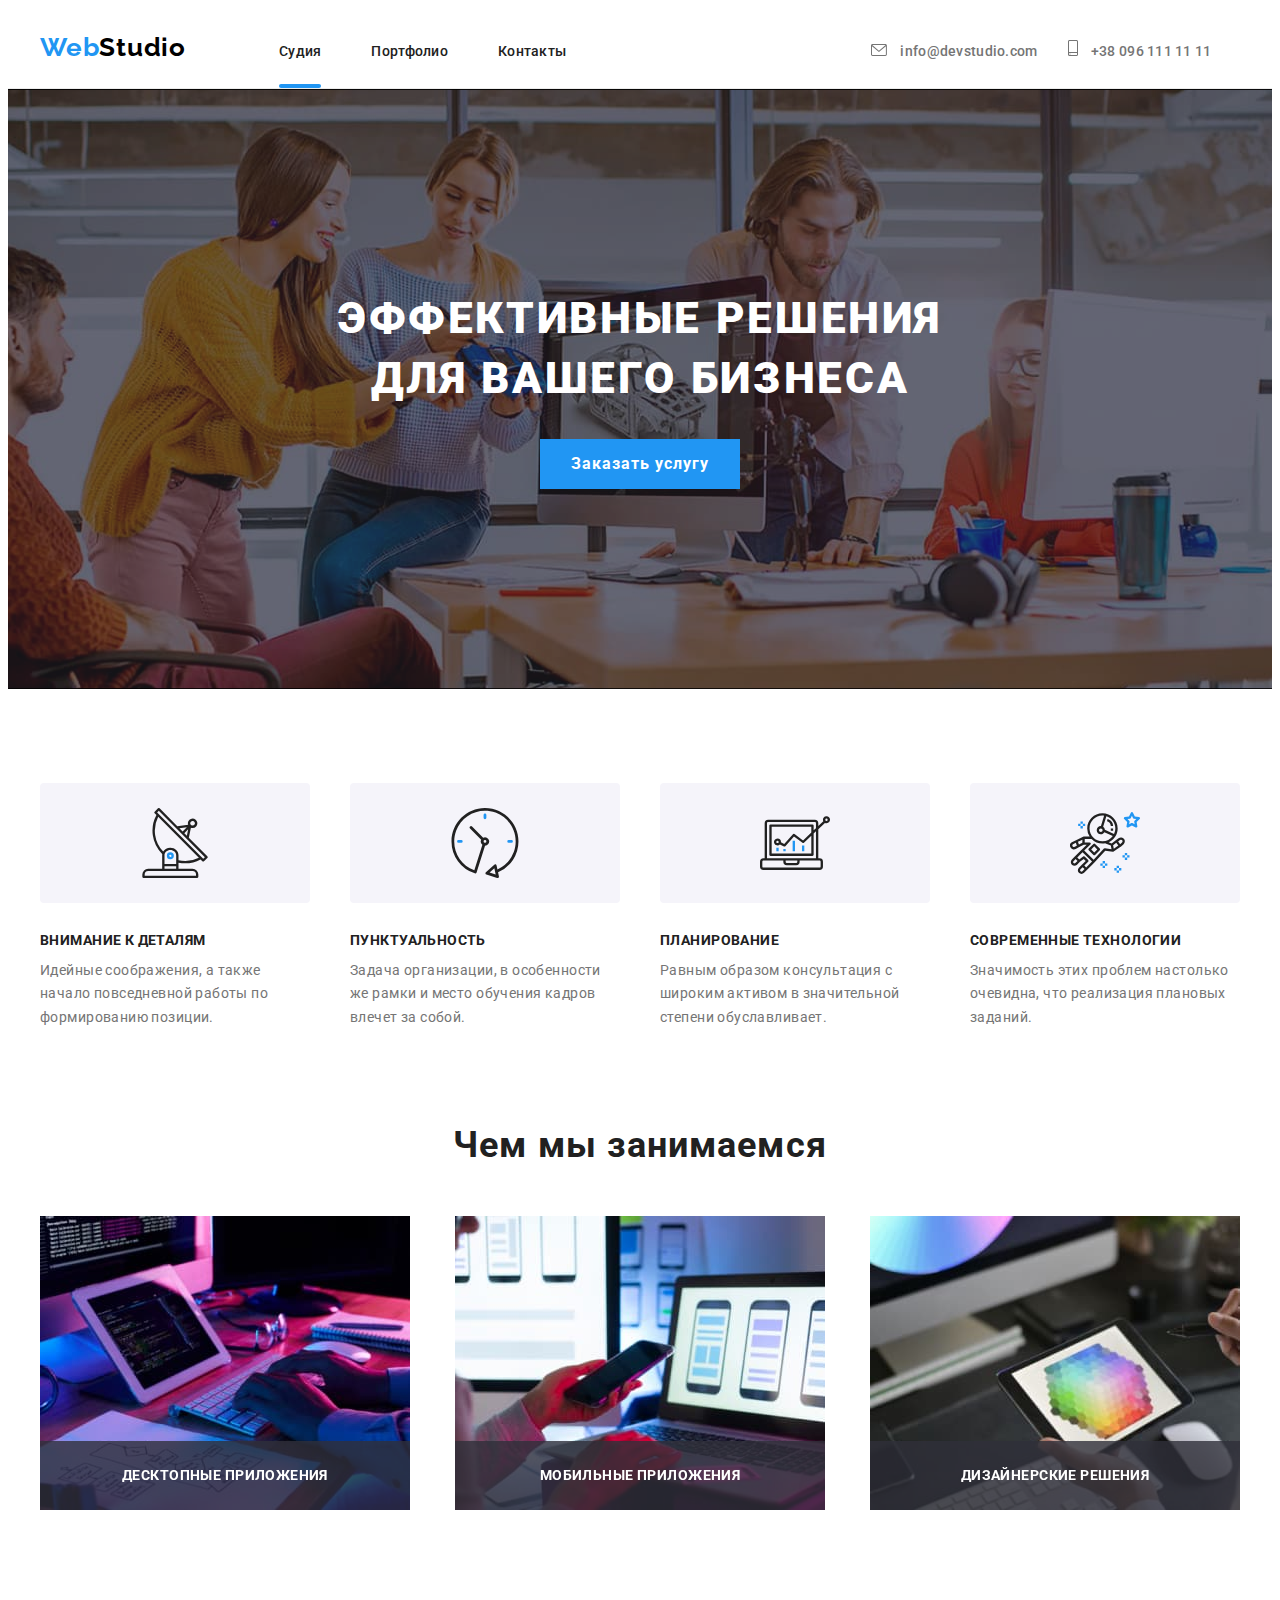
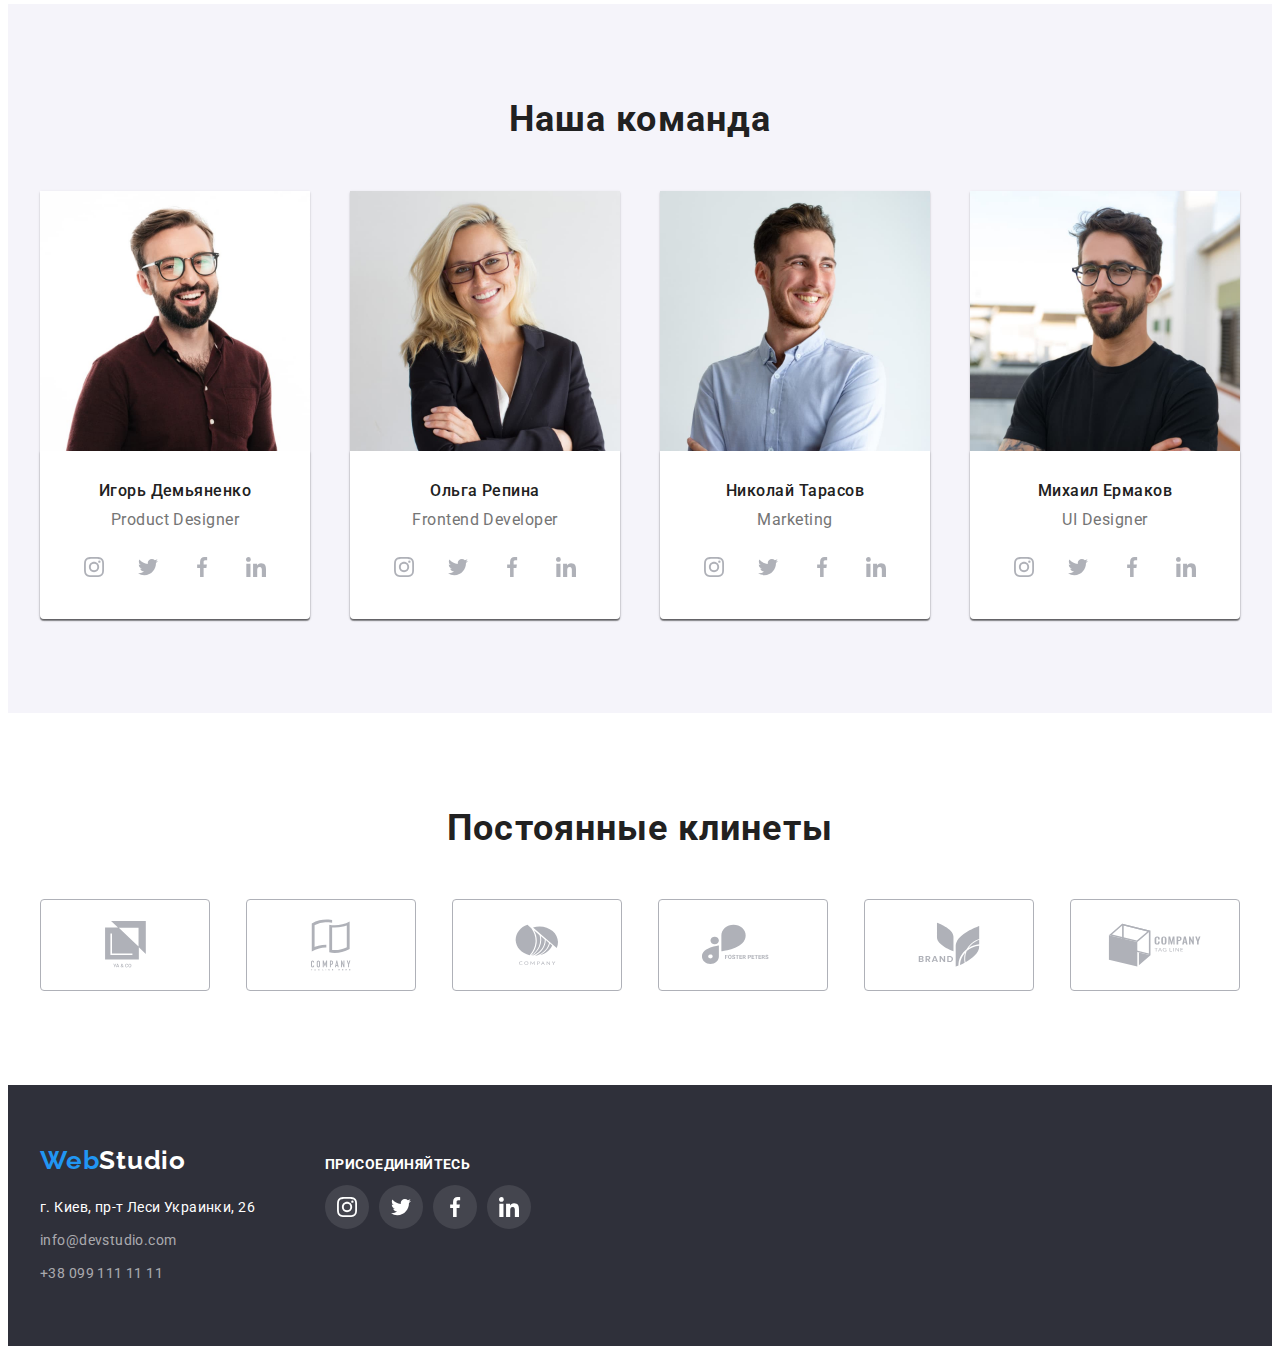
<file: index.html>
<!DOCTYPE html>
<html lang="ru">
  <head>
    <meta charset="UTF-8" />
    <meta http-equiv="X-UA-Compatible" content="IE=edge" />
    <meta name="viewport" content="width=device-width, initial-scale=1.0" />
    <title>Студия</title>
    <link rel="preconnect" href="https://fonts.googleapis.com"/>
    <link rel="preconnect" href="https://fonts.gstatic.com" crossorigin/>
    <link
      href="https://fonts.googleapis.com/css2?family=Raleway:wght@700&family=Roboto:wght@400;500;700;900&display=swap"
      rel="stylesheet"/>
    <link
      rel="stylesheet"
      href="https://cdnjs.cloudflare.com/ajax/libs/modern-normalize/1.1.0/modern-normalize.min.css"
      integrity="sha512-wpPYUAdjBVSE4KJnH1VR1HeZfpl1ub8YT/NKx4PuQ5NmX2tKuGu6U/JRp5y+Y8XG2tV+wKQpNHVUX03MfMFn9Q=="
      crossorigin="anonymous"
      referrerpolicy="no-referrer"/>
    <link href="./css/style.css" rel="stylesheet"/>
  </head>
  <body>
    <header>
      <div class="container">
        <div class="header-content">
        <a
          href="./index.html"
          rel="noopener nofollow noreferrer"
          class="logo"
          ><span>Web</span>Studio</a>

<!----------------------HEADER-NAVIGATION---------------->
        <nav class="nav">
          <ul class="nav-list">
            
            <li class="nav-list-item">
              <a href="./index.html" rel="noopener nofollow norefefrer" class="nav-list-link opened">Судия</a>
            </li>
            
            
            <li class="nav-list-item">
              <a href="./portfolio.html" rel="noopener nofollow norefefrer" class="nav-list-link">Портфолио</a>
            </li>
            
            
            <li class="nav-list-item">
              <a href="" class="nav-list-link">Контакты</a>
            </li>
          
          </ul>
        </nav>
        
        <div class="contact">
          <ul class="contact-list">
            <li class="contact-list-item">
                <a href="mailto:info@devstudio.com" class="contact-email">
                <svg class="icon-envelop" width="16px" height="12px">
                  <use href="./images/icons.svg#icon-envelope">
                  </use>
                </svg>
                info@devstudio.com</a>              
              </li>
            
            
            <li class="contact-list-item">
              <a href="tel:+380961111111" class="contact-tel">
                <svg class="icon-smartphone" width="10px" height="16px">
                  <use href="./images/icons.svg#icon-smartphone">
                  </use>
                </svg>
                +38 096 111 11 11</a>
            </li>
          </ul>
        </div>
        </div>
      </div>
    </header>

    <main>
      
      
<!------------------HERO-SECTION------------------->
     
      <section class="hero">

        <div class="container-hero-title">
          <h1 class="hero-title">Эффективные решения для вашего бизнеса</h1>
        </div>
 
        <div class="container-hero-btn">
            <button type="button" class="hero-btn" data-modal-open>Заказать услугу</button>
        </div>

<!----------------MODAL-WINDOW---------------------->

        <div class="backdrop is-hidden" data-modal>
          <div class="modal">
            <button type="button" class="close-modal-btn" data-modal-close>
                 <svg class="close-icon" width="11px" height="11px">
                   <use href="./images/close-icon-opt.svg#icon-close-icon-opt"></use>
                 </svg>            
            </button>
          </div>
        </div>

      </section>
      
      
      
<!----------------ADVANTAGE-SECTION--------------------->

      <section class="advantage">
        <div class="container">
          <h2 hidden>Скрытый заголовок</h2>
          <ul class="advantage-list">
            
            <li class="advantage-list-item">
              <div class="icon-adv-area">
                <svg width="70px" height="70px">
                  <use href="./images/icons.svg#icon-antenna">
                  </use>
                </svg>
              </div>
              <h3 class="adv-item-title">Внимание к деталям</h3>
              <p class="adv-item-description">
                Идейные соображения, а также начало повседневной работы по
                формированию позиции.
              </p>
            </li>
            
            <li class="advantage-list-item">
              <div class="icon-adv-area">
                <svg width="70px" height="70px">
                  <use href="./images/icons.svg#icon-clock">
                  </use>
                </svg>
              </div>
                <h3 class="adv-item-title">Пунктуальность</h3>
                <p class="adv-item-description">
                  Задача организации, в особенности же рамки и место обучения
                  кадров влечет за собой.
                </p>
            </li>


            <li class="advantage-list-item">
              <div class="icon-adv-area">
                <svg width="70px" height="70px">
                  <use href="./images/icons.svg#icon-diagram">
                  </use>
                </svg>
              </div>
                <h3 class="adv-item-title">Планирование</h3>
                <p class="adv-item-description">
                  Равным образом консультация с широким активом в значительной
                  степени обуславливает.
                </p>
            </li>


            <li class="advantage-list-item">
              <div class="icon-adv-area">
                <svg width="70px" height="70px">
                  <use href="./images/icons.svg#icon-astronaut">
                  </use>
                </svg>
              </div>
                <h3 class="adv-item-title">Современные технологии</h3>
                <p class="adv-item-description">
                  Значимость этих проблем настолько очевидна, что реализация
                  плановых заданий.
                </p>
            </li>
          </ul>
        </div>
      </section>


<!-----------------SERICES-SECTION----------------->
      

      <section class="service">
          <div class="container">
              <h2 class="service-title">Чем мы занимаемся</h2>
              
              <ul class="service-list">
                
                
                <li class="service-list-item">
                  <img
                    src="./images/architecture-designing.jpg"
                    alt="Планирование архитектуры"
                    width="370"
                  />

                  <div class="label">
                    <p class="label-text">Десктопные приложения</p>
                  </div>
                </li>
                
                
                <li class="service-list-item">
                  <img
                    src="./images/mobile-adaptivity.jpg"
                    alt="Фото с мобильным"
                    width="370"
                  />
                  <div class="label">
                    <p class="label-text">Мобильные приложения</p>
                  </div>
                </li>
                
                
                <li class="service-list-item">
                  <img
                    src="./images/laptop-support.jpg"
                    alt="Фото с планшетом"
                    width="370"
                  />
                  <div class="label">
                    <p class="label-text">Дизайнерские решения</p>
                  </div>
                </li>
              
              </ul>
          </div>
      </section>


      <!------------------TEAM-SECTION---------------->


    <section class="team">
    <div class="container">
        <h2 class="team-title">Наша команда</h2>
        <div class="team-list-container">
          
          <ul class="team-list">
            <li class="team-list-item">
              <img
                src="./images/team/team-ihor-demianenko.jpg"
                alt="Игорь Демьяненко"
                width="270"/>
                <div class="team-item-descr">
                  <h3 class="team-item-name">Игорь Демьяненко</h3>
                  <p class="team-item-role">Product Designer</p>
                  
                  <div class="social-nets-block">
                    <ul class="nets-list">
                      
                      <li class="nets-list-item">
                        <a href="" class="net-icon-link">
                        <div class="net-icon-thumb">
                          <svg class="net-icon" width="20px" height="20px">
                            <use href="./images/icons.svg#icon-instagram"></use>
                          </svg>
                        </div>
                        </a>
                      </li>

                      <li class="nets-list-item">
                        <a href="" class="net-icon-link">
                        <div class="net-icon-thumb">
                          <svg class="net-icon" width="20px" height="20px">
                            <use href="./images/icons.svg#icon-twitter"></use>
                          </svg>
                        </div>
                        </a>
                      </li>

                      <li class="nets-list-item">
                        <a href="" class="net-icon-link">
                        <div class="net-icon-thumb">
                          <svg class="net-icon" width="20px" height="20px">
                            <use href="./images/icons.svg#icon-facebook"></use>
                          </svg>
                        </div>
                        </a>
                      </li>

                      <li class="nets-list-item">
                        <a href="" class="net-icon-link">
                        <div class="net-icon-thumb">
                          <svg class="net-icon" width="20px" height="20px">
                            <use href="./images/icons.svg#icon-linkedin"></use>
                          </svg>
                        </div>
                        </a>
                      </li>
                    
                    
                    
                    </ul>
                  </div>
                </div>
            </li>
            
            
            
            <li class="team-list-item">
              <img
                src="./images/team/team-olha-repina.jpg"
                alt="Ольга Репина"
                width="270"
              />
            <div class="team-item-descr">
              <h3 class="team-item-name">Ольга Репина</h3>
              <p class="team-item-role">Frontend Developer</p>
              <div class="social-nets-block">
                <ul class="nets-list">
                  
                  <li class="nets-list-item">
                    <a href="" class="net-icon-link">
                    <div class="net-icon-thumb">
                      <svg class="net-icon" width="20px" height="20px">
                        <use href="./images/icons.svg#icon-instagram"></use>
                      </svg>
                    </div>
                    </a>
                  </li>

                  <li class="nets-list-item">
                    <a href="" class="net-icon-link">
                    <div class="net-icon-thumb">
                      <svg class="net-icon" width="20px" height="20px">
                        <use href="./images/icons.svg#icon-twitter"></use>
                      </svg>
                    </div>
                    </a>
                  </li>

                  <li class="nets-list-item">
                    <a href="" class="net-icon-link">
                    <div class="net-icon-thumb">
                      <svg class="net-icon" width="20px" height="20px">
                        <use href="./images/icons.svg#icon-facebook"></use>
                      </svg>
                    </div>
                    </a>
                  </li>

                  <li class="nets-list-item">
                    <a href="" class="net-icon-link">
                    <div class="net-icon-thumb">
                      <svg class="net-icon" width="20px" height="20px">
                        <use href="./images/icons.svg#icon-linkedin"></use>
                      </svg>
                    </div>
                    </a>
                  </li>               
                </ul>
              </div>
           </div>
            </li>
            
            
            
            <li class="team-list-item">
              <img
                src="./images/team/team-nikolay-tarasov.jpg"
                alt="Николай Тарасов"
                width="270"
              />
            <div class="team-item-descr">
              <h3 class="team-item-name">Николай Тарасов</h3>
              <p class="team-item-role">Marketing</p>

              <div class="social-nets-block">
                <ul class="nets-list">
                  
                  <li class="nets-list-item">
                    <a href="" class="net-icon-link">
                    <div class="net-icon-thumb">
                      <svg class="net-icon" width="20px" height="20px">
                        <use href="./images/icons.svg#icon-instagram"></use>
                      </svg>
                    </div>
                    </a>
                  </li>

                  <li class="nets-list-item">
                    <a href="" class="net-icon-link">
                    <div class="net-icon-thumb">
                      <svg class="net-icon" width="20px" height="20px">
                        <use href="./images/icons.svg#icon-twitter"></use>
                      </svg>
                    </div>
                    </a>
                  </li>

                  <li class="nets-list-item">
                    <a href="" class="net-icon-link">
                    <div class="net-icon-thumb">
                      <svg class="net-icon" width="20px" height="20px">
                        <use href="./images/icons.svg#icon-facebook"></use>
                      </svg>
                    </div>
                    </a>
                  </li>

                  <li class="nets-list-item">
                    <a href="" class="net-icon-link">
                    <div class="net-icon-thumb">
                      <svg class="net-icon" width="20px" height="20px">
                        <use href="./images/icons.svg#icon-linkedin"></use>
                      </svg>
                    </div>
                    </a>
                  </li>
               </ul>
              </div>
            </div>
            </li>


            <li class="team-list-item">
              <img
                src="./images/team/team-mikhail-ermakov.jpg"
                alt="Михаил Ермаков"
                width="270"
              />
              <div class="team-item-descr">
                <h3 class="team-item-name">Михаил Ермаков</h3>
                <p class="team-item-role">UI Designer</p>
                <div class="social-nets-block">
                  <ul class="nets-list">
                    
                    <li class="nets-list-item">
                      <a href="" class="net-icon-link">
                      <div class="net-icon-thumb">
                        <svg class="net-icon" width="20px" height="20px">
                          <use href="./images/icons.svg#icon-instagram"></use>
                        </svg>
                      </div>
                      </a>
                    </li>

                    <li class="nets-list-item">
                      <a href="" class="net-icon-link">
                      <div class="net-icon-thumb">
                        <svg class="net-icon" width="20px" height="20px">
                          <use href="./images/icons.svg#icon-twitter"></use>
                        </svg>
                      </div>
                      </a>
                    </li>

                    <li class="nets-list-item">
                      <a href="" class="net-icon-link">
                      <div class="net-icon-thumb">
                        <svg class="net-icon" width="20px" height="20px">
                          <use href="./images/icons.svg#icon-facebook"></use>
                        </svg>
                      </div>
                      </a>
                    </li>

                    <li class="nets-list-item">
                      <a href="" class="net-icon-link">
                      <div class="net-icon-thumb">
                        <svg class="net-icon" width="20px" height="20px">
                          <use href="./images/icons.svg#icon-linkedin"></use>
                        </svg>
                      </div>
                      </a>
                    </li>
                  </ul>
                </div>
              </div>
             </li>
          </ul>
        </div>
    </div>
    </section>


    <!--------------------CLIENTS-SECTION----------------->
    <section class="clients">
      <div class="container">
        <p class="clients-title">Постоянные клинеты</p>
        <ul class="clients-list">
 
          <li class="cliets-list-item">   
            <a href="" target="_blank" rel="noreferrer noopener nofollow" class="client-link">
              <div class="icon-partner-box">
                <svg class="icon-partner" width="41" height="46.7">
                  <use href="./images/icons.svg#icon-partner-logo-1" class="partner-icon-logo">
                  </use>
                </svg>
              </div>
            </a>            
          </li>
          
          
          <li class="cliets-list-item">   
            <a href="" target="_blank" rel="noreferrer noopener nofollow" class="client-link">
              <div class="icon-partner-box">
                <svg class="icon-partner" width="40" height="52">
                  <use href="./images/icons.svg#icon-partner-logo-2" class="partner-icon-logo">
                  </use>
                </svg>
              </div>
            </a>            
          </li>
          
          
          <li class="cliets-list-item">   
            <a href="" target="_blank" rel="noreferrer noopener nofollow" class="client-link">
              <div class="icon-partner-box">
                <svg class="icon-partner" width="43.46" height="41.18">
                  <use href="./images/icons.svg#icon-partner-logo-3" class="partner-icon-logo">
                  </use>
                </svg>
              </div>
            </a>            
          </li>


          <li class="cliets-list-item">   
            <a href="" target="_blank" rel="noreferrer noopener nofollow" class="client-link">
              <div class="icon-partner-box">
                <svg class="icon-partner" width="84.44" height="40.62">
                  <use href="./images/icons.svg#icon-partner-logo-4" class="partner-icon-logo">
                  </use>
                </svg>
              </div>
            </a>            
          </li>
          
          <li class="cliets-list-item">   
            <a href="" target="_blank" rel="noreferrer noopener nofollow" class="client-link">
              <div class="icon-partner-box">
                <svg class="icon-partner" width="62.54" height="45.43">
                  <use href="./images/icons.svg#icon-partner-logo-5" class="partner-icon-logo">
                  </use>
                </svg>
              </div>
            </a>            
          </li>


          <li class="cliets-list-item">   
            <a href="" target="_blank" rel="noreferrer noopener nofollow" class="client-link">
              <div class="icon-partner-box">
                <svg class="icon-partner" width="93.79" height="43.93">
                  <use href="./images/icons.svg#icon-partner-logo-6" class="partner-icon-logo">
                  </use>
                </svg>
              </div>
            </a>            
          </li>
        </ul>


      </div>

    </section>
    </main>

<!---------------------------FOOTER-SECTION---------------->

<footer>
  <div class="container">
    <div class="footer-columns">
      <div class="left-column">
          <div class="footer-logo">
            <a
              href="./index.html"
              rel="noopener nofollow noreferrer"
              class="logo"
              ><span>Web</span><span class="alt-logo-color">Studio</span></a
            >
          </div>


    
          <address>
            <ul class="footer-address">
              <li class="adress-list-item">
                <a
                  href="https://goo.gl/maps/hRLSiNobRwddrWGr8"
                  target="_blank"
                  rel="noopener noindex nofollow"
                  class="footer-address"
                  >г. Киев, пр-т Леси Украинки, 26</a
                >
              </li>
              <li class="adress-list-item">
                <a href="mailto:info@devstudio.com" class="footer-email"
                  >info@devstudio.com</a
                >
              </li>
              <li class="adress-list-item">
                <a href="tel:+380991111111" class="footer-tel">+38 099 111 11 11</a>
              </li>
            </ul>
          </address>
      </div>

      <div class="footer-action-items">
        <p class="call-to-action">Присоединяйтесь</p>
        <div class="footer-nets-block">
          <ul class="footer-nets-list">

            <li class="footer-nets-item">
              <div class="footer-net-icon-thumb">
                <a href="" class="footer-net-link">
                  <div class="footer-net-icon-box">
                  <svg class="footer-net-icon" width="20px" height="20px">
                    <use href="./images/icons.svg#icon-instagram"></use>
                  </svg>
                  </div>
                </a>
              </div>
            </li>

            <li class="footer-nets-item">
              <div class="footer-net-icon-thumb">
                <a href="" class="footer-net-link">
                  <div class="footer-net-icon-box">
                    <svg class="footer-net-icon" width="20px" height="20px">
                    <use href="./images/icons.svg#icon-twitter"></use>
                    </svg>
                  </div>
                </a>
              </div>              
            </li>

            <li class="footer-nets-item">
              <div class="footer-net-icon-thumb">
                <a href="" class="footer-net-link">
                  <div class="footer-net-icon-box">
                    <svg class="footer-net-icon" width="20px" height="20px">
                    <use href="./images/icons.svg#icon-facebook"></use>
                    </svg>
                  </div>
                </a>
              </div>
            </li>            

            <li class="footer-nets-item">
              <div class="footer-net-icon-thumb">
                <a href="" class="footer-net-link">
                  <div class="footer-net-icon-box">
                    <svg class="footer-net-icon" width="20px" height="20px">
                    <use href="./images/icons.svg#icon-linkedin"></use>
                    </svg>
                  </div>
                </a>
              </div>
            </li>

          </ul>


        </div>
      </div>

    </div>

  </div>
</footer>
  <script src="./js/modal.js"></script> 
</body>
</html>
</file>
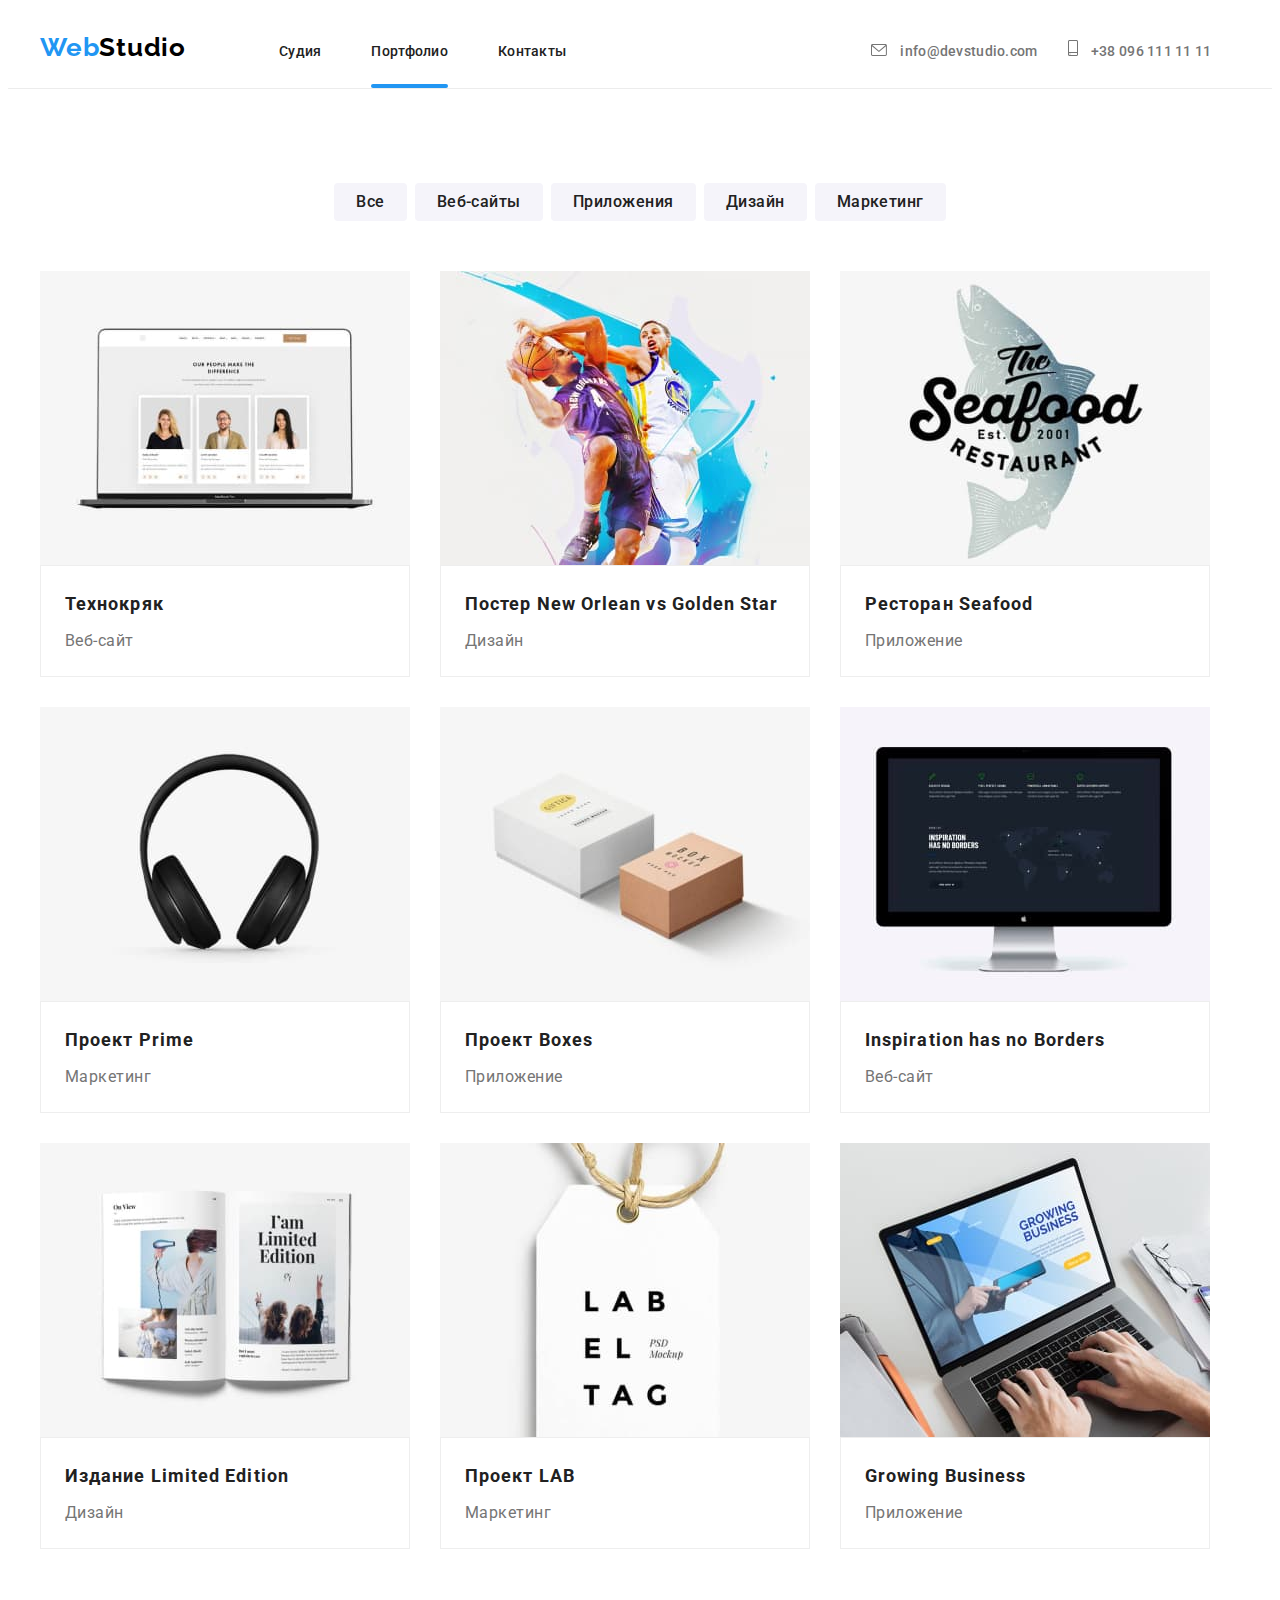
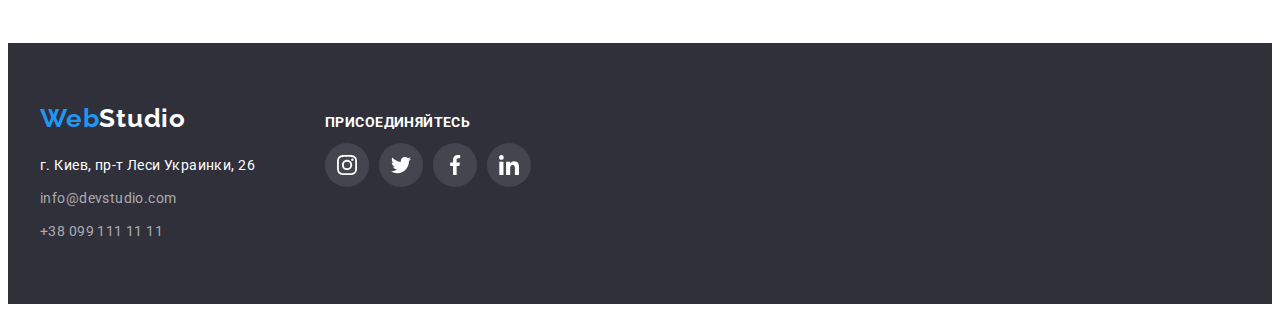
<file: portfolio.html>
<!DOCTYPE html>
<html lang="ru">
<head>
    <meta charset="UTF-8">
    <meta http-equiv="X-UA-Compatible" content="IE=edge">
    <meta name="viewport" content="width=device-width, initial-scale=1.0">
    <title>Portfolio</title>
    <link rel="preconnect" href="https://fonts.googleapis.com">
    <link rel="preconnect" href="https://fonts.gstatic.com" crossorigin>
    <link href="https://fonts.googleapis.com/css2?family=Raleway:wght@700&family=Roboto:wght@400;500;700;900&display=swap" rel="stylesheet">
    <link rel="stylesheet" href="https://cdnjs.cloudflare.com/ajax/libs/modern-normalize/1.1.0/modern-normalize.min.css" integrity="sha512-wpPYUAdjBVSE4KJnH1VR1HeZfpl1ub8YT/NKx4PuQ5NmX2tKuGu6U/JRp5y+Y8XG2tV+wKQpNHVUX03MfMFn9Q==" crossorigin="anonymous" referrerpolicy="no-referrer" />
    <link href="./css/style.css" rel="stylesheet">
</head>

<body>

  <header>
    <div class="container">
      <div class="header-content">
      <a
        href="./index.html"
        rel="noopener nofollow noreferrer"
        class="logo"
        ><span>Web</span>Studio</a
      >
      <nav class="nav">
        <ul class="nav-list">
          <li class="nav-list-item">
            <a
              href="./index.html"
              rel="noopener nofollow norefefrer"
              class="nav-list-link"
              >Судия</a
            >
          </li>
          <li class="nav-list-item">
            <a
              href="./portfolio.html"
              rel="noopener nofollow norefefrer"
              class="nav-list-link opened"
              >Портфолио</a
            >
          </li>
          <li class="nav-list-item">
            <a href="" class="nav-list-link">Контакты</a>
          </li>
        </ul>
      </nav>
      <div class="contact">
        <ul class="contact-list">
          <li class="contact-list-item">
              <a href="mailto:info@devstudio.com" class="contact-email">
              <svg class="icon-envelop" width="16px" height="12px">
                <use href="./images/icons.svg#icon-envelope">
                </use>
              </svg>
              info@devstudio.com</a>              
            </li>
          
          
          <li class="contact-list-item">
            <a href="tel:+380961111111" class="contact-tel">
              <svg class="icon-smartphone" width="10px" height="16px">
                <use href="./images/icons.svg#icon-smartphone">
                </use>
              </svg>
              +38 096 111 11 11</a>
          </li>
        </ul>
      </div>
      </div>
    </div>
  </header>
    <main>
        <h1 hidden>Hidden</h1>


<!------------------PORTFOLIO-SECTION-------------------->
        <section class="portfolio">
        <div class="container">

            
<!------------------PORTFOLIO-FILTRATION---------------->
            <div class="filtr">
                <ul class="filtr-list">
                    <li class="filtr-list-item">
                        <button type="button" class="filtr-btn">Все</button>                            
                    </li>
                    <li class="filtr-list-item">
                        <button type="button" class="filtr-btn">Веб-сайты</button>
                    </li>
                    <li class="filtr-list-item">
                        <button type="button" class="filtr-btn">Приложения</button>
                    </li>
                    <li class="filtr-list-item">
                        <button type="button" class="filtr-btn">Дизайн</button>
                    </li>
                    <li class="filtr-list-item">
                        <button type="button" class="filtr-btn">Маркетинг</button>
                    </li>
                </ul>
            </div>
            
<!------------------------PORTFOLIO-PROJECTS--------------------------------------->
            
            
            <ul class="project-list">
                
                <li class="project-list-item">
                    <article class="project-item">
                        <div class="project-thumb">
                            <div class="project-picture">
                            <img src="./images/project-cards/techno.jpg" alt="Techno" width="370">
                            </div>
                            
                            <div class="project-pic-overlay">
                              <p class="overlay-text">Ресурс предлагает комплексные предложения с разным уровнем функционала и сервисов. Все это позволит посетителю получить исчерпывающие сведения о компании или частном лице.</p>
                            </div>
                        </div>  
                        <div class="project-descr">
                        <h3 class="project-name">Технокряк</h3>
                        <p class="project-category">Веб-сайт</p>
                        </div>
                    </article>                  
                </li>


                
                <li class="project-list-item">
                    <article class="project-item">
                        
                        <div class="project-thumb">
                          <div class="project-picture">
                          <img src="./images/project-cards/poster.jpg" alt="Poster" width="370">
                          </div>
                          
                          <div class="project-pic-overlay">
                            <p class="overlay-text">Ресурс предлагает комплексные предложения с разным уровнем функционала и сервисов. Все это позволит посетителю получить исчерпывающие сведения о компании или частном лице.</p>
                          </div>
                        </div>
                        
                        <div class="project-descr">
                          <h3 class="project-name">Постер New Orlean vs Golden Star</h3>
                          <p class="project-category">Дизайн</p> 
                        </div>
                    
                    </article> 
                </li>
                
                <li class="project-list-item">
                    <article class="project-item">
                        <div class="project-thumb">
                            <div class="project-picture">
                                <img src="./images/project-cards/seafood.jpg" alt="Seafood" width="370">
                            </div>
                            
                            <div class="project-pic-overlay">
                              <p class="overlay-text">Ресурс предлагает комплексные предложения с разным уровнем функционала и сервисов. Все это позволит посетителю получить исчерпывающие сведения о компании или частном лице.</p>
                            </div>
                        </div>   
                      <div class="project-descr">
                          <h3 class="project-name">Ресторан Seafood</h3>
                          <p class="project-category">Приложение</p>
                      </div>
                    </article> 
                </li>
                
                <li class="project-list-item">
                    <article class="project-item">
                        <div class="project-thumb">
                            <div class="project-picture">
                                  <img src="./images/project-cards/prime.jpg" alt="Prime" width="370">
                            </div>
                            
                            <div class="project-pic-overlay">
                              <p class="overlay-text">Ресурс предлагает комплексные предложения с разным уровнем функционала и сервисов. Все это позволит посетителю получить исчерпывающие сведения о компании или частном лице.</p>
                            </div>
                        </div>
                        
                        <div class="project-descr">
                            <h3 class="project-name">Проект Prime</h3>
                            <p class="project-category">Маркетинг</p>
                        </div>
                    </article> 
                </li>
                
                <li class="project-list-item">
                    <article class="project-item">

                        <div class="project-thumb">
                          <div class="project-picture">
                              <img src="./images/project-cards/boxes.jpg" alt="Boxes" width="370">
                          </div>
                          
                          <div class="project-pic-overlay">
                            <p class="overlay-text">Ресурс предлагает комплексные предложения с разным уровнем функционала и сервисов. Все это позволит посетителю получить исчерпывающие сведения о компании или частном лице.</p>
                          </div>
                        </div>

                        <div class="project-descr">
                            <h3 class="project-name">Проект Boxes</h3>
                            <p class="project-category">Приложение</p>
                        </div>
                    </article> 
                </li>
                

                <li class="project-list-item">
                    <article class="project-item">
                        <div class="project-thumb">
                          <div class="project-picture">
                              <img src="./images/project-cards/inspiration.jpg" alt="Inspiration" width="370">
                          </div>

                          <div class="project-pic-overlay">
                            <p class="overlay-text">Ресурс предлагает комплексные предложения с разным уровнем функционала и сервисов. Все это позволит посетителю получить исчерпывающие сведения о компании или частном лице.</p>
                          </div>
                        </div>
                        <div class="project-descr">
                            <h3 class="project-name">Inspiration has no Borders</h3>
                            <p class="project-category">Веб-сайт</p>
                        </div>
                    </article> 
                </li>
                

                <li class="project-list-item">
                    <article class="project-item">
                      <div class="project-thumb">
                        <div class="project-picture">
                            <img src="./images/project-cards/ltd-edition.jpg" alt="LTD Edition" width="370">
                        </div>

                        <div class="project-pic-overlay">
                          <p class="overlay-text">Ресурс предлагает комплексные предложения с разным уровнем функционала и сервисов. Все это позволит посетителю получить исчерпывающие сведения о компании или частном лице.</p>
                        </div>      
                        
                      </div>
                        <div class="project-descr">
                            <h3 class="project-name">Издание Limited Edition</h3>
                            <p class="project-category">Дизайн</p>
                        </div>
                    </article> 
                </li>
                

                <li class="project-list-item">
                    <article class="project-item">

                      <div class="project-thumb">
                        <div class="project-picture">
                            <img src="./images/project-cards/lab.jpg" alt="LAB" width="370">
                        </div>

                        <div class="project-pic-overlay">
                          <p class="overlay-text">Ресурс предлагает комплексные предложения с разным уровнем функционала и сервисов. Все это позволит посетителю получить исчерпывающие сведения о компании или частном лице.</p>
                        </div>
                      </div>

                        <div class="project-descr">
                            <h3 class="project-name">Проект LAB</h3>
                            <p class="project-category">Маркетинг</p>
                        </div>
                    </article> 
                </li>
                

                <li class="project-list-item">
                    <article class="project-item">
                      <div class="project-thumb">
                          <div class="project-picture">
                                <img src="./images/project-cards/grow-biz.jpg" alt="Business" width="370">
                          </div>

                          <div class="project-pic-overlay">
                            <p class="overlay-text">Ресурс предлагает комплексные предложения с разным уровнем функционала и сервисов. Все это позволит посетителю получить исчерпывающие сведения о компании или частном лице.</p>
                          </div>
                      </div>
                          <div class="project-descr">
                              <h3 class="project-name">Growing Business</h3>
                              <p class="project-category">Приложение</p>
                          </div>
                      </article> 
                </li>
                
            </ul>
        </div>
        </section>
    </main>
 
 
<!---------------FOOTER-SECTION--------------> 
 
 
<footer>
  <div class="container">
    <div class="footer-columns">
      <div class="left-column">
          <div class="footer-logo">
            <a
              href="./index.html"
              rel="noopener nofollow noreferrer"
              class="logo"
              ><span>Web</span><span class="alt-logo-color">Studio</span></a
            >
          </div>


    
          <address>
            <ul class="footer-address">
              <li class="adress-list-item">
                <a
                  href="https://goo.gl/maps/hRLSiNobRwddrWGr8"
                  target="_blank"
                  rel="noopener noindex nofollow"
                  class="footer-address"
                  >г. Киев, пр-т Леси Украинки, 26</a
                >
              </li>
              <li class="adress-list-item">
                <a href="mailto:info@devstudio.com" class="footer-email"
                  >info@devstudio.com</a
                >
              </li>
              <li class="adress-list-item">
                <a href="tel:+380991111111" class="footer-tel">+38 099 111 11 11</a>
              </li>
            </ul>
          </address>
      </div>

      <div class="footer-action-items">
        <p class="call-to-action">Присоединяйтесь</p>
        <div class="footer-nets-block">
          <ul class="footer-nets-list">

            <li class="footer-nets-item">
              <div class="footer-net-icon-thumb">
                <a href="" class="footer-net-link">
                  <div class="footer-net-icon-box">
                  <svg class="footer-net-icon" width="20px" height="20px">
                    <use href="./images/icons.svg#icon-instagram"></use>
                  </svg>
                  </div>
                </a>
              </div>
            </li>

            <li class="footer-nets-item">
              <div class="footer-net-icon-thumb">
                <a href="" class="footer-net-link">
                  <div class="footer-net-icon-box">
                    <svg class="footer-net-icon" width="20px" height="20px">
                    <use href="./images/icons.svg#icon-twitter"></use>
                    </svg>
                  </div>
                </a>
              </div>              
            </li>

            <li class="footer-nets-item">
              <div class="footer-net-icon-thumb">
                <a href="" class="footer-net-link">
                  <div class="footer-net-icon-box">
                    <svg class="footer-net-icon" width="20px" height="20px">
                    <use href="./images/icons.svg#icon-facebook"></use>
                    </svg>
                  </div>
                </a>
              </div>
            </li>            

            <li class="footer-nets-item">
              <div class="footer-net-icon-thumb">
                <a href="" class="footer-net-link">
                  <div class="footer-net-icon-box">
                    <svg class="footer-net-icon" width="20px" height="20px">
                    <use href="./images/icons.svg#icon-linkedin"></use>
                    </svg>
                  </div>
                </a>
              </div>
            </li>

          </ul>


        </div>
      </div>

    </div>

  </div>
</footer>

</body>
</html>
</file>
<file: css/style.css>
:root {
    --bg-main-color: #FFFFFF;
    --bg-dark-color:  #2F303A;
    --bg-middle-color: #F5F4FA;
}

body {
    box-sizing: border-box;
    background-color:var(--bg-main-color);
    font-family: "Roboto", sans-serif;
    color: #757575;
}

p,
h1,
h2,
h3,
h4,
h5,
h6 {
    margin: 0;
}

ol,
ul {
    padding-left: 0;
    margin: 0;
}
    
img {
    display:block;
    max-width: 100%;
    height: auto;
}

.container {
    width: 1200px;
    padding-left: 15px;
    padding-right: 15px;
    margin-left: auto;
    margin-right: auto;
}

header {
    padding-top: 24px;
    padding-bottom: 25px;
    border-bottom: 1px solid #ECECEC;
}

.header-content {
    display: flex;
    align-items: baseline;
}


.logo {
    margin-right: 0;
    
    font-family: "Raleway", sans-serif;
    font-style: normal;
    font-weight: 700;
    font-size: 26px;
    line-height: 1.19;
    letter-spacing: 0.03em;
    color: #000000;
    text-decoration: none;
}

span {
    color: #2196F3;
}

/*---------------HEADER-NAVIGATION-------*/


.nav-list {
    display: flex;
    padding: 0px;
    margin-left: 93px;
    margin-right: 305px;
    margin-top: 0;
    margin-bottom: 0;
}

.nav-list-link { 
    font-style: normal;
    font-weight: 500;
    font-size: 14px;
    line-height: 16px;
    letter-spacing: 0.02em;
    text-decoration: none;
    color: #212121;

    transition-property: color;
    transition-duration: 250ms;
    transition-timing-function: cubic-bezier(0.4, 0, 0.2, 1);
}

.nav-list-link:active,
.nav-list-link:hover,
.nav-list-link:focus { 
    color: #2196F3
}

.nav-list-item {
    list-style:none;
    position: relative;
}

.nav-list-item:not(:last-child) {
    margin-right: 50px;    
}

.nav-list-link::after {
    content: "";
    display: block;
    width: 100%;
    height: 4px;

    position: absolute;
    top: 43px;
    
    opacity: 0;
    
    background-color:#2196F3;
    border-radius: 2px;
}


.nav-list-link.opened::after { 
    opacity: 1;
}

.contact-list {
    display: flex;
    justify-content: end;
    align-items: baseline;
    margin: 0;
    padding-left: 0px;
}

.contact-list-item {
    list-style: none;
}


.contact-list-item:last-child {
    align-self: left;
    margin-left: 30px;
    margin-right: 0;
}

.contact-list-email {
    display: flex;
    align-items:inherit;
}

 

.icon-envelop {
    margin-right: 10px;
    fill: currentColor;
}

.contact-email{
    text-decoration:none;
    color: #757575;
    font-weight: 500;
    font-size: 14px;
    line-height: 1.14;
    letter-spacing: 0.02em;
}

.icon-smartphone {
    margin-right: 10px;
    fill: currentColor;
}


.contact-tel {
    text-decoration:none;
    color: #757575;
    font-weight: 500;
    font-size: 14px;
    line-height: 1.14;
    letter-spacing: 0.02em
}

.contact-email:hover,
.contact-email:focus,
.contact-email:active,
.contact-tel:hover,
.contact-tel:focus,
.contact-tel:active {
    color:#2196F3;
}


/*---------------------HERO-SECTION------------------*/

.hero {
    
    padding-top: 200px;
    padding-bottom: 200px;
   
    background-color:var(--bg-dark-color);
    background-image: url(../images/background/Overlay.png), url(../images/background/background.jpg);
    background-repeat: no-repeat;
    background-position: center;
    
}

.container-hero-title {
    max-width: 696px;
    margin-bottom: 30px;
    margin-left: auto;
    margin-right: auto;
    
}

.hero-title {
    margin: 0px;
   
    font-weight: 900;
    font-size: 44px;
    line-height: 1.36;
    letter-spacing: 0.06em;
    text-transform: uppercase;
    text-align: center;
    vertical-align: middle;
    color: #FFFFFF;  
}

.container-hero-btn {
    width: 200px;
    height: 50px;
    margin: 0 auto;
}

.hero-btn {
    box-sizing: content-box;
    width: 200px;
    height: 50px;
    padding:0;
    border: 0;
    
    background-color: #2196F3;
    font-family: inherit;
    font-style: normal;
    font-weight: 700;
    font-size: 16px;
    line-height: 1.88;
    align-items: center;
    text-align: center;
    letter-spacing: 0.06em;
    color: #FFFFFF;
}

/*---------------MODAL-WINDOW-----------------*/

.backdrop {
    position: fixed;
    top: 0;
    left: 0;

    width: 100%;
    height: 100%;
    
    background-color: rgba(0, 0, 0, 0.2);
}

.backdrop.is-hidden {
    opacity: 0;
    pointer-events: none;

}

.backdrop.is-hidden .modal {
    transform: translateX(-50%) scale(0);
}

.modal {
    position: absolute;
    top: 221px;
    left: 50%;
    
    transform: translateX(-50%) scale(1) rotate(1turn);
    
    min-width: 528px;
    min-height: 581px;

    padding-top:8px;
    padding-right: 8px;
    
    background-color: #FFFFFF;
    
    transition-property: transform;
    transition-duration: 500ms;
    transition-timing-function: cubic-bezier(0.4, 0, 0.2, 1);
   
}

.close-modal-btn {
    position: absolute;
    top: 8px;
    left: 490px;
    
    display: flex;
    justify-content: center;
    align-items: center;
    
    width: 30px;
    height: 30px;

    

    border-radius: 50%;

    background: #FFFFFF;
    border: 1px solid rgba(0, 0, 0, 0.1);
}

.close-icon {
    fill: #000000;
}

/*-------------------ADVANTAGE-SECTION-----------------*/

section.advantage {
    padding-top: 94px;
    padding-bottom: 94px;

    background-color:var(--bg-main-color);
}
  
.advantage-list {
    padding: 0;
    margin: 0;

    display: flex;
    justify-content:space-between;
    list-style: none;
}

.advantage-list-item {
    width: 270px;
}

.advantage-list-item:not(:last-child) {
    margin-right: 30px;
}

.icon-adv-area {
    height: 120px;
    margin-bottom: 30px;
    display: flex;
    align-items: center;
    justify-content: center;
    
    background-color: #F5F4FA;
    border-radius: 4px
}

.adv-item-title {
    margin-top: 0;
    margin-bottom: 10px;    
    font-weight: 700;
    font-size: 14px;
    line-height: 1.14;
    letter-spacing: 0.03em;
    text-transform: uppercase;
    color: #212121;
}

.adv-item-description {
    margin: 0;
    font-size: 14px;
    line-height: 1.71;
    letter-spacing: 0.03em
}

/*-------------------SERVICES-SECTION------------------*/

section.service {
    background-color:var(--bg-main-color);
    padding-bottom: 94px;
}

.service-title {
    margin-top: 0px;
    margin-bottom: 50px;
    
    font-weight: 700;
    font-size: 36px;
    line-height: 1.17;
    text-align: center;
    letter-spacing: 0.03em;
    color: #212121;
}

.service-list {
    display: flex;
    justify-content: space-between;
    padding: 0;
    margin: 0;
}

.service-list-item {
    position: relative;
    list-style: none;
}

.label {
    position: absolute;
    bottom: 0;

    padding-top: 27px;
    padding-bottom: 27px;
    margin: 0;
    
    width: 100%;
    background-color: rgba(47, 48, 58, 0.8);
}

.label-text {
    font-weight: 700;
    font-size: 14px;
    line-height: 1.14;
    text-align: center;
    letter-spacing: 0.03em;
    text-transform: uppercase;

    color: #FFFFFF;
}


/*----------------TEAM-SECTION------------------------*/


section.team {
    padding-top: 94px;
    padding-bottom: 94px;
    background-color:var(--bg-middle-color);
}

.team-title {
    margin-top: 0px;
    margin-bottom: 50px;

    font-weight: 700;
    font-size: 36px;
    line-height: 1.17;
    letter-spacing: 0.03em;
    text-align: center;
    
    color: #212121;
}

ul.team-list {
    display: flex;
    justify-content: space-between;
    padding: 0;
    margin-top: 0;
    margin-bottom: 0;
    
}

.team-list-item {
    list-style: none;
    

    box-shadow: 0px 1px 3px rgba(0, 0, 0, 0.12), 0px 1px 1px rgba(0, 0, 0, 0.14), 0px 2px 1px rgba(0, 0, 0, 0.2);
    border-radius: 0px 0px 4px 4px;
}

.team-item-descr {
    padding-top: 30px;
    padding-bottom: 30px;

    background-color: #ffff;
    box-shadow: 0px 1px 3px rgba(0, 0, 0, 0.12), 0px 1px 1px rgba(0, 0, 0, 0.14), 0px 2px 1px rgba(0, 0, 0, 0.2);
    border-radius: 0px 0px 4px 4px;
}

.team-item-name {
    margin-bottom: 10px;

    font-weight: 500;
    font-size: 16px;
    line-height: 1.19;
    letter-spacing: 0.03em;
    text-align: center;
    color: #212121;
}

.team-item-role {
    margin-bottom: 16px;
    font-weight: 400;
    font-size: 16px;
    line-height: 1.19;
    letter-spacing: 0.03em;
    text-align: center;
}

.social-nets-block {
    padding-left: 32px;
    padding-right: 32px;
    margin: 0;
}

.nets-list {
    display: flex;
    justify-content: space-between;
}

.nets-list-item {
    list-style: none;
}

.net-icon-thumb {
    display: flex;
    justify-content: center;
    align-items:center;
    width: 44px;
    height: 44px;
    border-radius: 50%;

    
    background-color: #FFFFFF;

    transition-property: background-color;
    transition-duration: 250ms;
    transition-timing-function: cubic-bezier(0.4, 0, 0.2, 1);
}  

a.net-icon-link:hover .net-icon-thumb,
a.net-icon-link:focus .net-icon-thumb {
    background-color: #2196F3;
}

a.net-icon-link:hover .net-icon,
a.net-icon-link:focus .net-icon {
    fill: #ffffff;
}

.net-icon {
    fill: #AFB1B8;

    transition-property: fill;
    transition-duration: 250ms;
    transition-timing-function: cubic-bezier(0.4, 0, 0.2, 1);
    
}


/*-----------------CLIENTS-SECTION----------------*/

section.clients {
    background-color:var(--bg-main-color);
    padding-top: 94px;
    padding-bottom: 94px;
}

.clients-title {
    margin-bottom: 50px;
    
    font-weight: 700;
    font-size: 36px;
    line-height: 1.17;
    text-align: center;
    letter-spacing: 0.03em;
    color: #212121;
}

.clients-list {
    display: flex;
    justify-content: space-between;
}

.cliets-list-item {
    list-style: none;
}

.icon-partner-box {
    width: 170px;
    height: 92px;
    background-position: center;
    background-size: contain;
    padding: 0;
    
    display: flex;
    justify-content: center;
    align-items: center;
    border: 1px solid #AFB1B8;
    box-sizing: border-box;
    border-radius: 4px;

    transition-property: border;
    transition-duration: 250ms;
    transition-timing-function: cubic-bezier(0.4, 0, 0.2, 1);
}

a.client-link:focus .icon-partner-box {
    border: 1px solid #2196F3;
}

a.client-link:focus .icon-partner {
    fill:#2196F3;
}

a.client-link:hover .icon-partner-box {
    border: 1px solid #2196F3;
}

a.client-link:hover .icon-partner {
    fill:#2196F3;
}

.icon-partner {
    fill: #AFB1B8;

    transition-property: fill;
    transition-duration: 250ms;
    transition-timing-function: cubic-bezier(0.4, 0, 0.2, 1);
}


/*------------------FOOTER-SECTION----------------*/
footer {
    padding-top: 60px;
    padding-bottom: 60px;
    background-color: #2F303A;
}

span.alt-logo-color {
    color: #FFFFFF;
}

.footer-logo {
    margin-top: 0;
    margin-bottom: 20px;
    
}

.adress-list-item {
    list-style: none;
    margin-bottom: 9px;
}

.adress-list-item:last-child {
    margin-bottom: 0;
}

.footer-address {
    margin: 0;
    padding: 0;
}


.footer-email {
    font-family: inherit;
    font-style: normal;
    font-weight: 400;
    font-size: 14px;
    line-height: 1.71;
    letter-spacing: 0.03em;
    color: rgba(255, 255, 255, 0.6);
    text-decoration: none;
}

.footer-tel {
    font-family: inherit;
    font-style: normal;
    font-weight: 400;
    font-size: 14px;
    line-height: 1.71;
    letter-spacing: 0.03em;
    color: rgba(255, 255, 255, 0.6);
    text-decoration: none;
}

.footer-address {
    font-family: inherit;
    font-style: normal;
    font-weight: 400;
    font-size: 14px;
    line-height: 1.71;
    letter-spacing: 0.03em;
    color: #FFFFFF;
    text-decoration: none;
}

.footer-action-items {
    width: 206px;
    margin-left: 70px;
    padding: 0;
}

.call-to-action {
    margin-bottom: 20px;
    
    font-weight: 700;
    font-size: 14px;
    line-height: 1.14px;
    letter-spacing: 0.03em;
    text-transform: uppercase;

    color: #FFFFFF;

}

.footer-nets-list {
    display: flex;
    justify-content: space-between;
}

.footer-nets-item {
    list-style: none;
}


.footer-net-icon-box {
    display: flex;
    justify-content: center;
    align-items: center;
    
    width: 44px;
    height: 44px;
    border-radius: 50%;

    background-color: rgba(255, 255, 255, 0.1);

    transition-property: background-color;
    transition-duration: 250ms;
    transition-timing-function: cubic-bezier(0.4, 0, 0.2, 1);

}

a.footer-net-link:hover .footer-net-icon-box,
a.footer-net-link:focus .footer-net-icon-box {
    background-color:#2196F3;
}

.footer-net-icon {
    fill: #ffff;
}

.footer-columns {
    display: flex;
    align-items: baseline;
}

/*-----------------PORTFOLIO-SECTION-----------------*/

section.portfolio {
    background-color:var(--bg-main-color);
    padding-top: 94px;
    padding-bottom: 94px; 
}

/*-----------------PORTFOLIO-FILTRATION--------------------*/

.filtr-list {
    display: flex;
    justify-content: center;
    padding: 0;
    margin-top: 0;
    margin-bottom: 50px;
}

.filtr-list-item {
    margin-left: 8px;
    list-style: none;
}

.filtr-list-item:first-child {
    margin-left: 0;
}

.filtr-btn {
    padding: 6px 22px;
    
    background: #F5F4FA;
    border-radius: 4px;
    border: transparent;

    font-family: inherit;
    font-style: normal;
    font-weight: 500;
    font-size: 16px;
    line-height: 1.62;
    text-align: center;
    letter-spacing: 0.03em;
    color: #212121;
    background-color: #F5F4FA;

    transition-property: background-color, color;
    transition-duration: 250ms;
    transition-timing-function: cubic-bezier(0.4, 0, 0.2, 1);

}

.filtr-btn:active,
.filtr-btn:hover,
.filtr-btn:focus {
    color: #FFFFFF;
    background: #2196F3;
}


/*-------------------PORTFOLIO-PROJECTS-----------------*/

.project-list {
    
    display: flex;
    flex-wrap: wrap;
    flex-basis: (100%/3);
    margin-right: -30px;
    margin-bottom: -30px;

    list-style: none;
    
  
}    
 
    
.project-list-item {
    margin-right: 30px;
    margin-bottom: 30px;
    
}

.project-list-item:hover {
    box-shadow: 0px 1px 1px rgba(0, 0, 0, 0.12), 0px 4px 4px rgba(0, 0, 0, 0.06), 1px 4px 6px rgba(0, 0, 0, 0.16);
}

.project-thumb {
    position: relative;
    overflow-y: hidden;
}
.project-pic-overlay {
    position: absolute;
    top: 0px;

    width: 370px;
    height: 294px;
    padding: 63px 24px;
   
    background: rgba(33, 150, 243, 0.9);
    
    opacity: 0;
    transform: translateY(100%);
    
    transition-property: transform, opacity;
    transition-duration: 250ms;
    transition-timing-function: cubic-bezier(0.4, 0, 0.2, 1);
}

.project-list-item:hover .project-pic-overlay {
    opacity: 1;
    transform: translateY(0);    
}

    

.overlay-text {
    font-weight: 400;
    font-size: 18px;
    line-height: 1.56;
    letter-spacing: 0.03em;
    color: #FFFFFF
}

.project-descr {
    padding-top: 20px;
    padding-bottom: 20px;
    padding-right: 24px;
    padding-left:24px;
    border: 1px solid #EEEEEE;
}


.project-name {
    display: block;
    margin-bottom: 4px;
    
    
    font-weight: 700;
    font-size: 18px;
    line-height: 2;
    letter-spacing: 0.06em;
    color: #212121
}

.project-category {
    

    font-size: 16px;
    line-height: 30px;
    letter-spacing: 0.03em;
    color: #757575;
}
</file>
